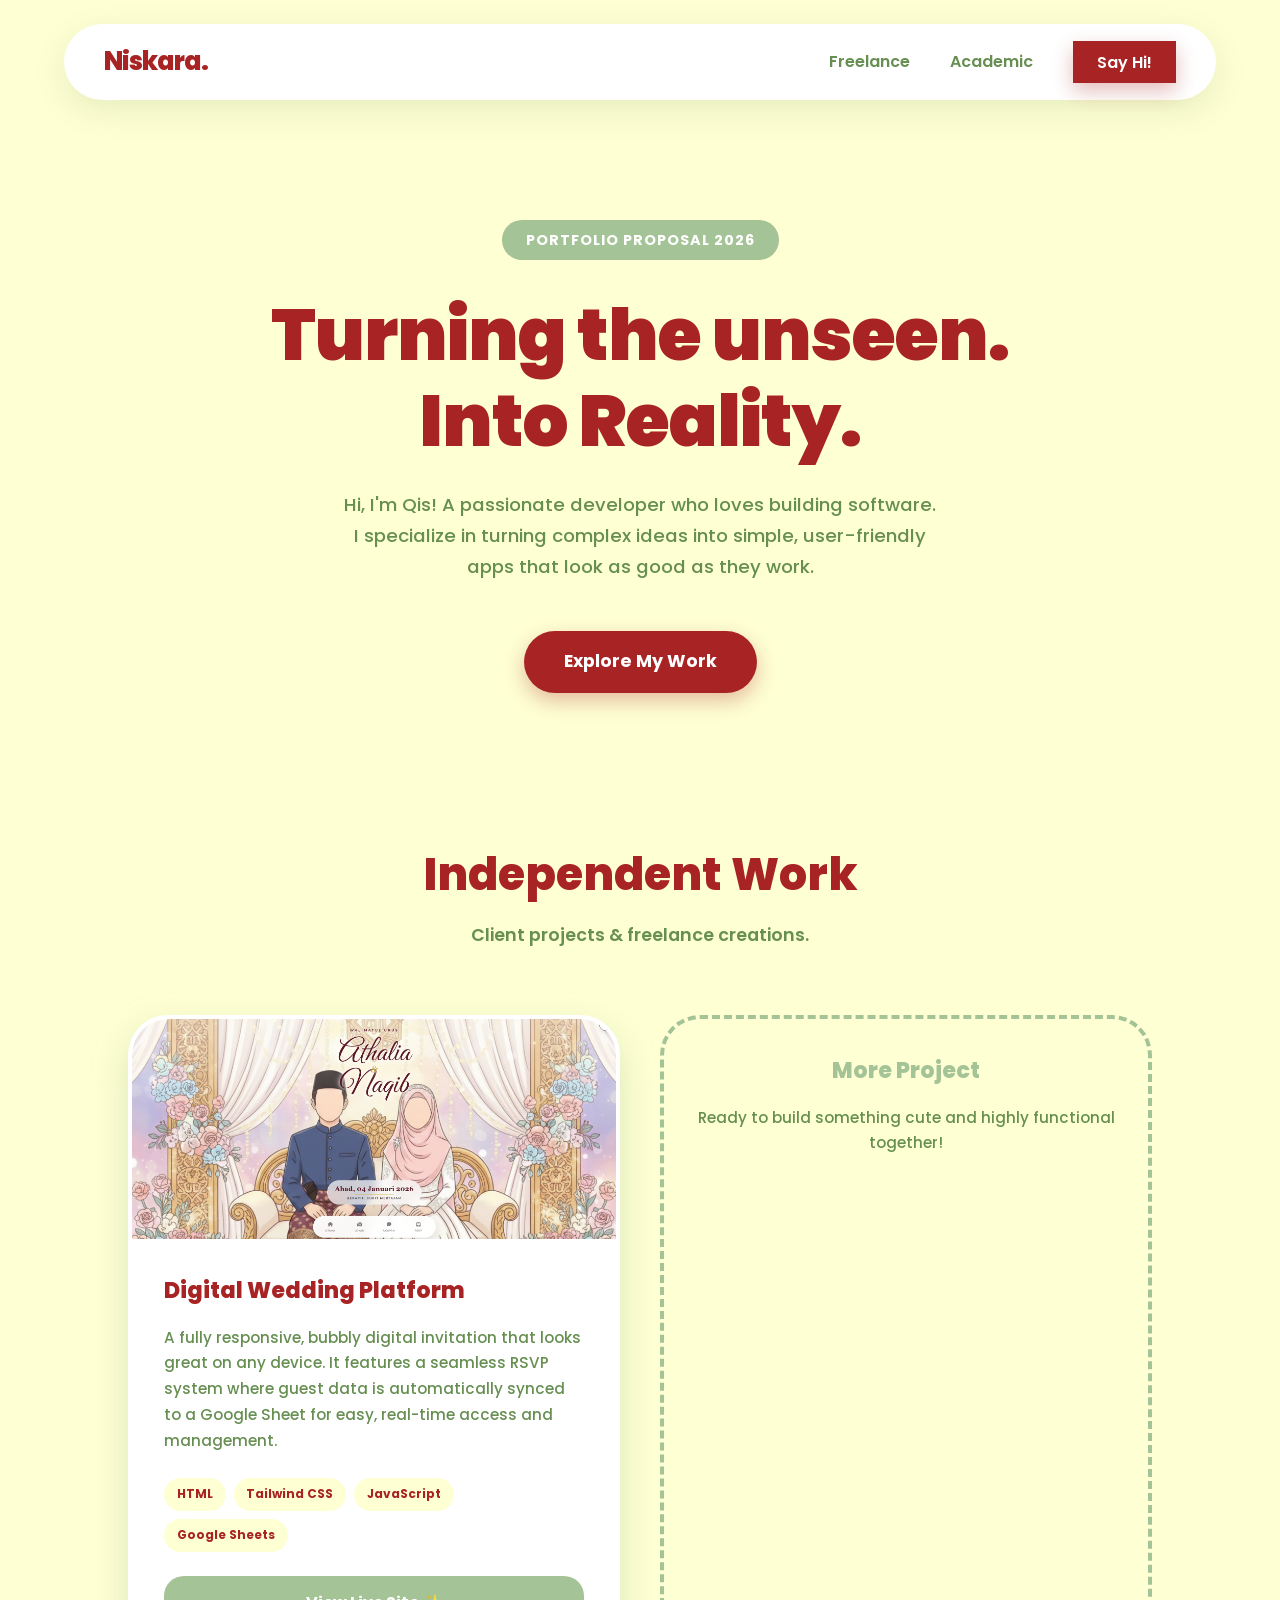
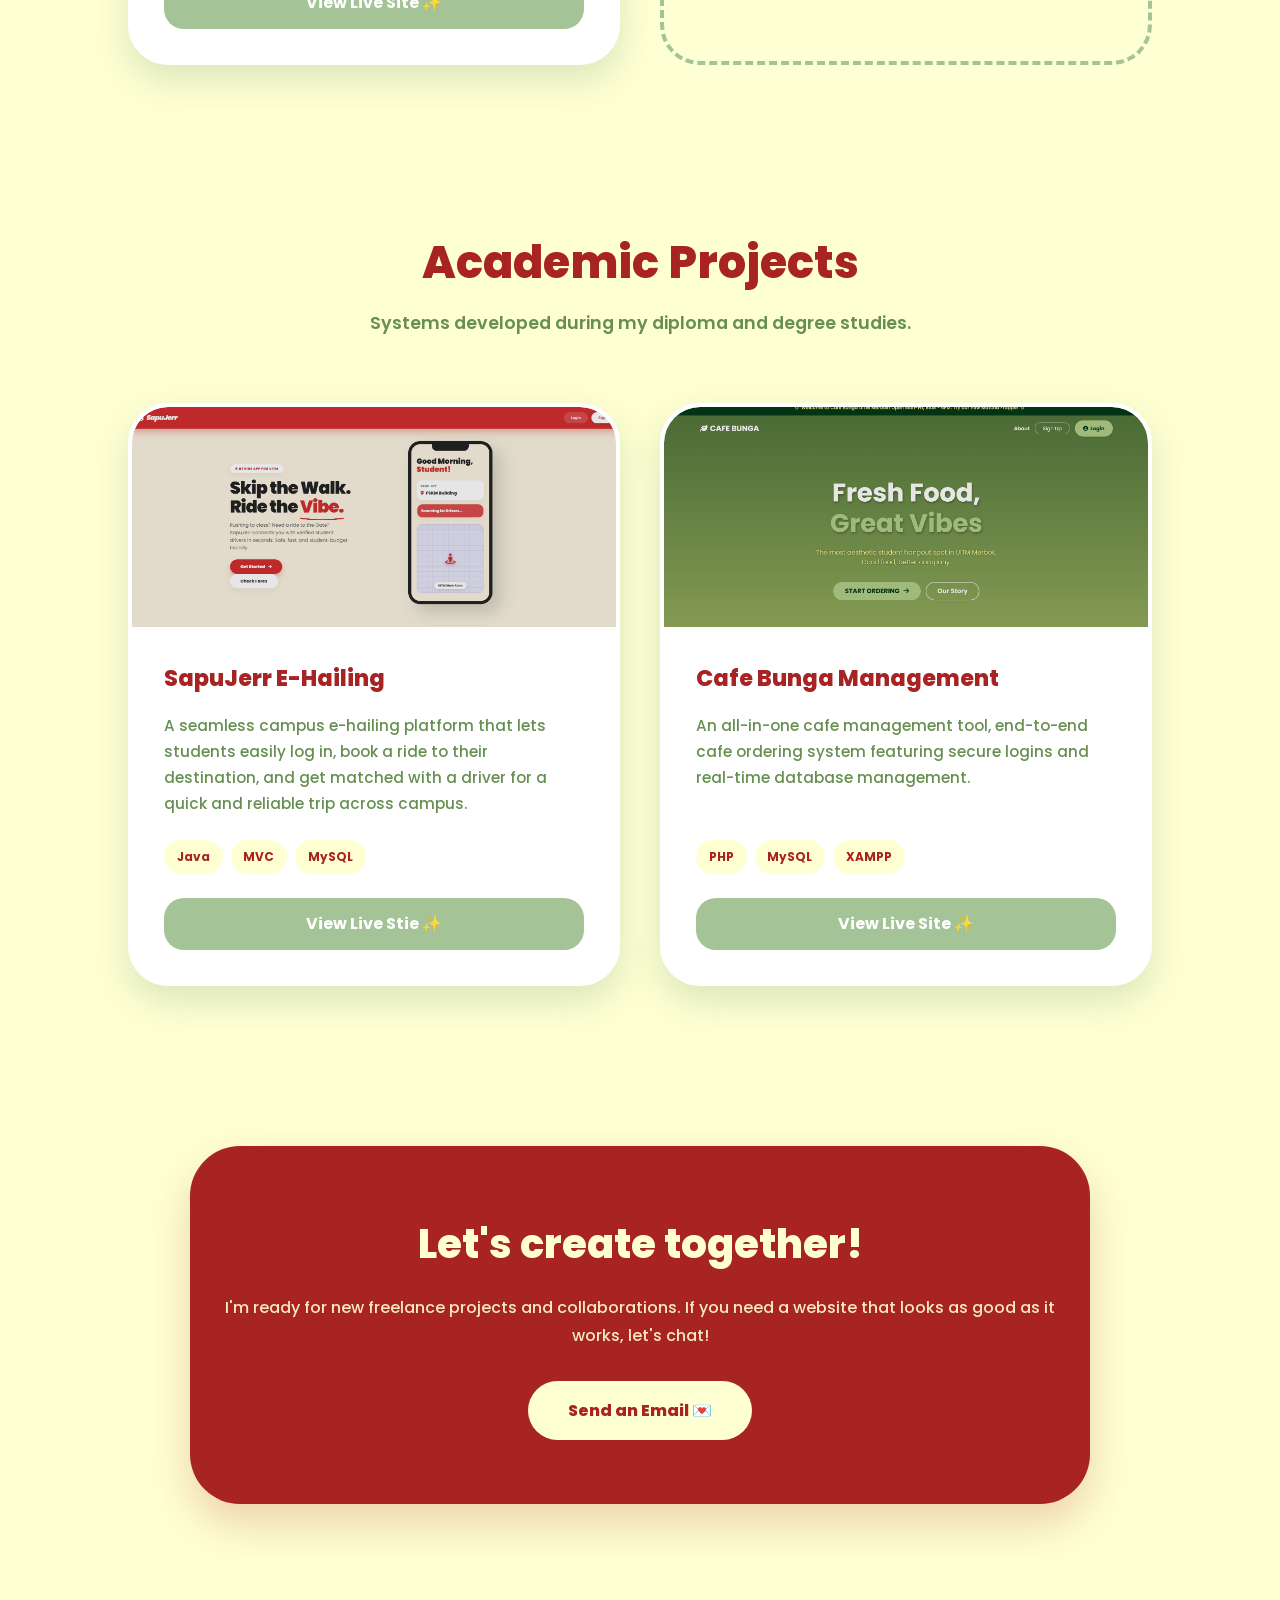
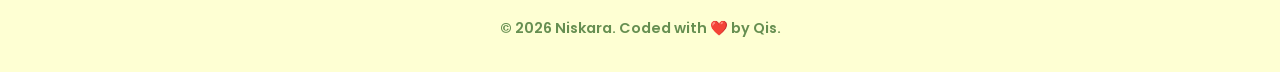
<file: index2.html>
<!DOCTYPE html>
<html lang="en">
<head>
    <meta charset="UTF-8">
    <meta name="viewport" content="width=device-width, initial-scale=1.0">
    <title>Niskara. | Portfolio Proposal</title>
    <link rel="stylesheet" href="style.css">
</head>
<body>

    <div class="navbar-wrapper">
        <nav class="navbar">
            <a href="#" class="logo">Niskara.</a>
            
            <input type="checkbox" id="menu-toggle" class="menu-toggle">
            <label for="menu-toggle" class="hamburger">
                <span></span>
                <span></span>
                <span></span>
            </label>

            <ul class="nav-links">
                <li><a href="#freelance">Freelance</a></li>
                <li><a href="#academic">Academic</a></li>
                <li><a href="#contact" class="btn-primary" style="padding: 0.6rem 1.5rem; color: white;">Say Hi!</a></li>
            </ul>
        </nav>
    </div>

    <header class="hero">
        <div class="hero-pill">Portfolio Proposal 2026</div>
        <h1>Turning the unseen.<br>Into Reality.</h1>
        <p>Hi, I'm Qis! A passionate developer who loves building software. I specialize in turning complex ideas into simple, user-friendly apps that look as good as they work.</p>
        <a href="#freelance" class="btn btn-primary">Explore My Work</a>
    </header>

    <section id="freelance" class="section">
        <div class="section-header">
            <h2 class="section-title">Independent Work</h2>
            <p class="section-subtitle">Client projects & freelance creations.</p>
        </div>
        
        <div class="grid">
            <div class="card">
                <div class="card-img">
                    <img src="assets/images/projectPic/wed2.png" alt="Wedding Template">
                </div>
                <div class="card-content">
                    <h3>Digital Wedding Platform</h3>
                    <p>A fully responsive, bubbly digital invitation that looks great on any device. It features a seamless RSVP system where guest data is automatically synced to a Google Sheet for easy, real-time access and management.

</p>
                    <div class="tags">
                        <span>HTML</span>
                        <span>Tailwind CSS</span>
                        <span>JavaScript</span>
                        <span>Google Sheets</span>
                    </div>
                    <a href="https://wedding-template-01-cyan.vercel.app/" target="_blank" class="card-link">View Live Site ✨</a>
                </div>
            </div>
            
            <div class="card" style="border: 4px dashed var(--sage); background: transparent; box-shadow: none; align-items: center; justify-content: center; text-align: center;">
                <div class="card-content">
                    <h3 style="color: var(--sage);">More Project</h3>
                    <p>Ready to build something cute and highly functional together!</p>
                </div>
            </div>
        </div>
    </section>

    <section id="academic" class="section">
        <div class="section-header">
            <h2 class="section-title">Academic Projects</h2>
            <p class="section-subtitle">Systems developed during my diploma and degree studies.</p>
        </div>
        
        <div class="grid">
            <div class="card">
                <div class="card-img">
                    <img src="assets/images/projectPic/sapujerr.png" alt="SapuJerr System">
                </div>
                <div class="card-content">
                    <h3>SapuJerr E-Hailing</h3>
                    <p>A seamless campus e-hailing platform that lets students easily log in, book a ride to their destination, and get matched with a driver for a quick and reliable trip across campus.</p>
                    <div class="tags">
                        <span>Java</span>
                        <span>MVC</span>
                        <span>MySQL</span>
                    </div>
                    <a href="https://sapujerr-live-production.up.railway.app/" class="card-link">View Live Stie ✨</a>
                </div>
            </div>

            <div class="card">
                <div class="card-img">
                    <img src="assets/images/projectPic/cafeBunga.png" alt="Cafe Bunga">
                </div>
                <div class="card-content">
                    <h3>Cafe Bunga Management</h3>
                    <p>An all-in-one cafe management tool, end-to-end cafe ordering system featuring secure logins and real-time database management.</p>
                    <div class="tags">
                        <span>PHP</span>
                        <span>MySQL</span>
                        <span>XAMPP</span>
                    </div>
                    <a href="https://cafebunga-production-2b8e.up.railway.app/" target="_blank" class="card-link">View Live Site ✨</a>
                </div>
            </div>
        </div>
    </section>

    <section id="contact" class="section">
        <div class="contact-area">
            <h2>Let's create together!</h2>
            <p>I'm ready for new freelance projects and collaborations. If you need a website that looks as good as it works, let's chat!</p>
            <a href="mailto:syfqhblqs04@gmail.com" class="btn-cream">Send an Email 💌</a>
        </div>
    </section>

    <footer>
        <p>&copy; 2026 Niskara. Coded with ❤️ by Qis.</p>
    </footer>

</body>
</html>
</file>
<file: style.css>
/* --- Base & Variables --- */
@import url('https://fonts.googleapis.com/css2?family=Poppins:wght@400;500;600;700;800;900&display=swap');

* {
    margin: 0;
    padding: 0;
    box-sizing: border-box;
    font-family: 'Poppins', sans-serif;
}

:root {
    /* Your Custom Aesthetic Palette */
    --cream: #FEFFD3;       /* Background */
    --sage: #A4C396;        /* Soft accents / Card backgrounds */
    --olive: #668F51;       /* Text and secondary elements */
    --cherry: #A82323;      /* Headings and primary buttons */
    --white: #FFFFFF;       /* Clean contrast */
    
    --transition: all 0.3s cubic-bezier(0.25, 0.8, 0.25, 1);
}

body {
    background-color: var(--cream);
    color: var(--olive);
    line-height: 1.7;
    overflow-x: hidden;
}

/* --- Floating Bubble Navbar --- */
.navbar-wrapper {
    padding: 1.5rem 5%;
    position: sticky;
    top: 0;
    z-index: 1000;
}

.navbar {
    display: flex;
    justify-content: space-between;
    align-items: center;
    padding: 1rem 2.5rem;
    background: var(--white);
    border-radius: 50px; /* Bubbly pill shape */
    box-shadow: 0 10px 30px rgba(102, 143, 81, 0.15); /* Soft olive shadow */
    position: relative;
}

.logo {
    font-size: 1.6rem;
    font-weight: 800; /* Chunky bubbly text */
    color: var(--cherry);
    text-decoration: none;
    letter-spacing: -1px;
}

/* Mobile Menu Setup */
.menu-toggle {
    display: none;
}

.hamburger {
    display: none;
    flex-direction: column;
    gap: 5px;
    cursor: pointer;
}

.hamburger span {
    width: 25px;
    height: 4px;
    background-color: var(--cherry);
    border-radius: 50px;
    transition: var(--transition);
}

.nav-links {
    display: flex;
    gap: 2.5rem;
    list-style: none;
    align-items: center;
}

.nav-links a {
    text-decoration: none;
    color: var(--olive);
    font-weight: 600;
    font-size: 1rem;
    transition: var(--transition);
}

.nav-links a:hover {
    color: var(--cherry);
    transform: translateY(-2px);
}

/* --- Hero Section (Professional Proposal Vibe) --- */
.hero {
    padding: 6rem 10% 4rem;
    text-align: center;
    display: flex;
    flex-direction: column;
    align-items: center;
}

.hero-pill {
    background: var(--sage);
    color: var(--white);
    padding: 0.5rem 1.5rem;
    border-radius: 30px;
    font-weight: 700;
    font-size: 0.9rem;
    margin-bottom: 2rem;
    letter-spacing: 1px;
    text-transform: uppercase;
}

.hero h1 {
    font-size: clamp(2.5rem, 6vw, 4.5rem);
    font-weight: 900; /* Maximum bubble chunkiness */
    color: var(--cherry);
    line-height: 1.2;
    margin-bottom: 1.5rem;
    letter-spacing: -1px;
}

.hero p {
    font-size: 1.15rem;
    font-weight: 500;
    color: var(--olive);
    max-width: 600px;
    margin-bottom: 3rem;
}

/* --- Bubbly Buttons --- */
.btn {
    display: inline-block;
    padding: 1rem 2.5rem;
    border-radius: 50px; /* Pill shape */
    font-weight: 700;
    font-size: 1.1rem;
    text-decoration: none;
    transition: var(--transition);
    text-align: center;
}

.btn-primary {
    background-color: var(--cherry);
    color: var(--white);
    box-shadow: 0 8px 20px rgba(168, 35, 35, 0.3);
}

.btn-primary:hover {
    transform: translateY(-5px);
    box-shadow: 0 15px 25px rgba(168, 35, 35, 0.4);
}

/* --- Sections & Layout --- */
.section {
    padding: 5rem 10%;
}

.section-header {
    text-align: center;
    margin-bottom: 4rem;
}

.section-title {
    font-size: clamp(2rem, 5vw, 2.8rem);
    font-weight: 800;
    color: var(--cherry);
    margin-bottom: 0.5rem;
}

.section-subtitle {
    color: var(--olive);
    font-weight: 600;
    font-size: 1.1rem;
}

.grid {
    display: grid;
    grid-template-columns: repeat(auto-fit, minmax(280px, 1fr));
    gap: 2.5rem;
}

/* --- Bubbly Project Cards --- */
.card {
    background: var(--white);
    border-radius: 40px; /* Huge bubbly curves */
    overflow: hidden;
    box-shadow: 0 15px 35px rgba(164, 195, 150, 0.4); /* Sage shadow */
    transition: var(--transition);
    display: flex;
    flex-direction: column;
    border: 4px solid var(--white);
}

.card:hover {
    transform: translateY(-10px);
    border: 4px solid var(--sage);
    box-shadow: 0 25px 45px rgba(164, 195, 150, 0.6);
}

.card-img {
    width: 100%;
    height: 220px;
    background: var(--sage);
    overflow: hidden;
    border-radius: 36px 36px 0 0;
}

.card-img img {
    width: 100%;
    height: 100%;
    object-fit: cover;
    transition: transform 0.5s ease;
}

.card:hover .card-img img {
    transform: scale(1.05);
}

.card-content {
    padding: 2rem;
    flex-grow: 1;
    display: flex;
    flex-direction: column;
}

.card-content h3 {
    font-size: 1.4rem;
    font-weight: 800;
    color: var(--cherry);
    margin-bottom: 1rem;
}

.card-content p {
    color: var(--olive);
    font-weight: 500;
    font-size: 0.95rem;
    margin-bottom: 1.5rem;
    flex-grow: 1;
}

/* Bubbly Tags */
.tags {
    display: flex;
    flex-wrap: wrap;
    gap: 0.5rem;
    margin-bottom: 1.5rem;
}

.tags span {
    background: var(--cream);
    color: var(--cherry);
    padding: 0.4rem 0.8rem;
    border-radius: 20px;
    font-size: 0.75rem;
    font-weight: 700;
}

.card-link {
    background: var(--sage);
    color: var(--white);
    padding: 0.8rem;
    border-radius: 20px;
    font-weight: 700;
    text-decoration: none;
    text-align: center;
    transition: var(--transition);
}

.card-link:hover {
    background: var(--olive);
}

/* --- Bubbly Contact Box --- */
.contact-area {
    background: var(--cherry);
    color: var(--cream);
    padding: 4rem 2rem;
    border-radius: 50px;
    text-align: center;
    max-width: 900px;
    margin: 0 auto;
    box-shadow: 0 20px 40px rgba(168, 35, 35, 0.2);
}

.contact-area h2 {
    font-size: clamp(2rem, 5vw, 2.5rem);
    font-weight: 800;
    color: var(--cream);
    margin-bottom: 1rem;
}

.contact-area p {
    font-size: 1rem;
    font-weight: 500;
    margin-bottom: 2rem;
    opacity: 0.9;
}

.btn-cream {
    background: var(--cream);
    color: var(--cherry);
    padding: 1rem 2.5rem;
    border-radius: 50px;
    font-weight: 800;
    text-decoration: none;
    transition: var(--transition);
    display: inline-block;
}

.btn-cream:hover {
    transform: translateY(-3px);
    box-shadow: 0 10px 20px rgba(254, 255, 211, 0.3);
}

footer {
    text-align: center;
    padding: 2rem 5%;
    color: var(--olive);
    font-weight: 600;
    font-size: 0.9rem;
}

/* =========================================
   📱 MOBILE RESPONSIVE QUERIES
   ========================================= */
@media screen and (max-width: 768px) {
    /* Navbar adjustments */
    .navbar-wrapper {
        padding: 1rem 5%;
    }

    .hamburger {
        display: flex;
    }

    /* The Mobile Dropdown Menu */
    .nav-links {
        display: none;
        position: absolute;
        top: 110%;
        left: 0;
        width: 100%;
        background: var(--white);
        flex-direction: column;
        padding: 1.5rem;
        border-radius: 30px;
        box-shadow: 0 15px 35px rgba(102, 143, 81, 0.2);
        gap: 1.5rem;
    }

    /* CSS Trick to open menu when hamburger is clicked */
    .menu-toggle:checked ~ .nav-links {
        display: flex;
    }

    /* Reduce padding for mobile screens */
    .hero {
        padding: 3rem 5% 3rem;
    }

    .section {
        padding: 3rem 5%;
    }

    .section-header {
        margin-bottom: 2.5rem;
    }

    /* Adjust contact box to fit screen */
    .contact-area {
        border-radius: 35px;
        padding: 3rem 1.5rem;
    }
}
</file>
